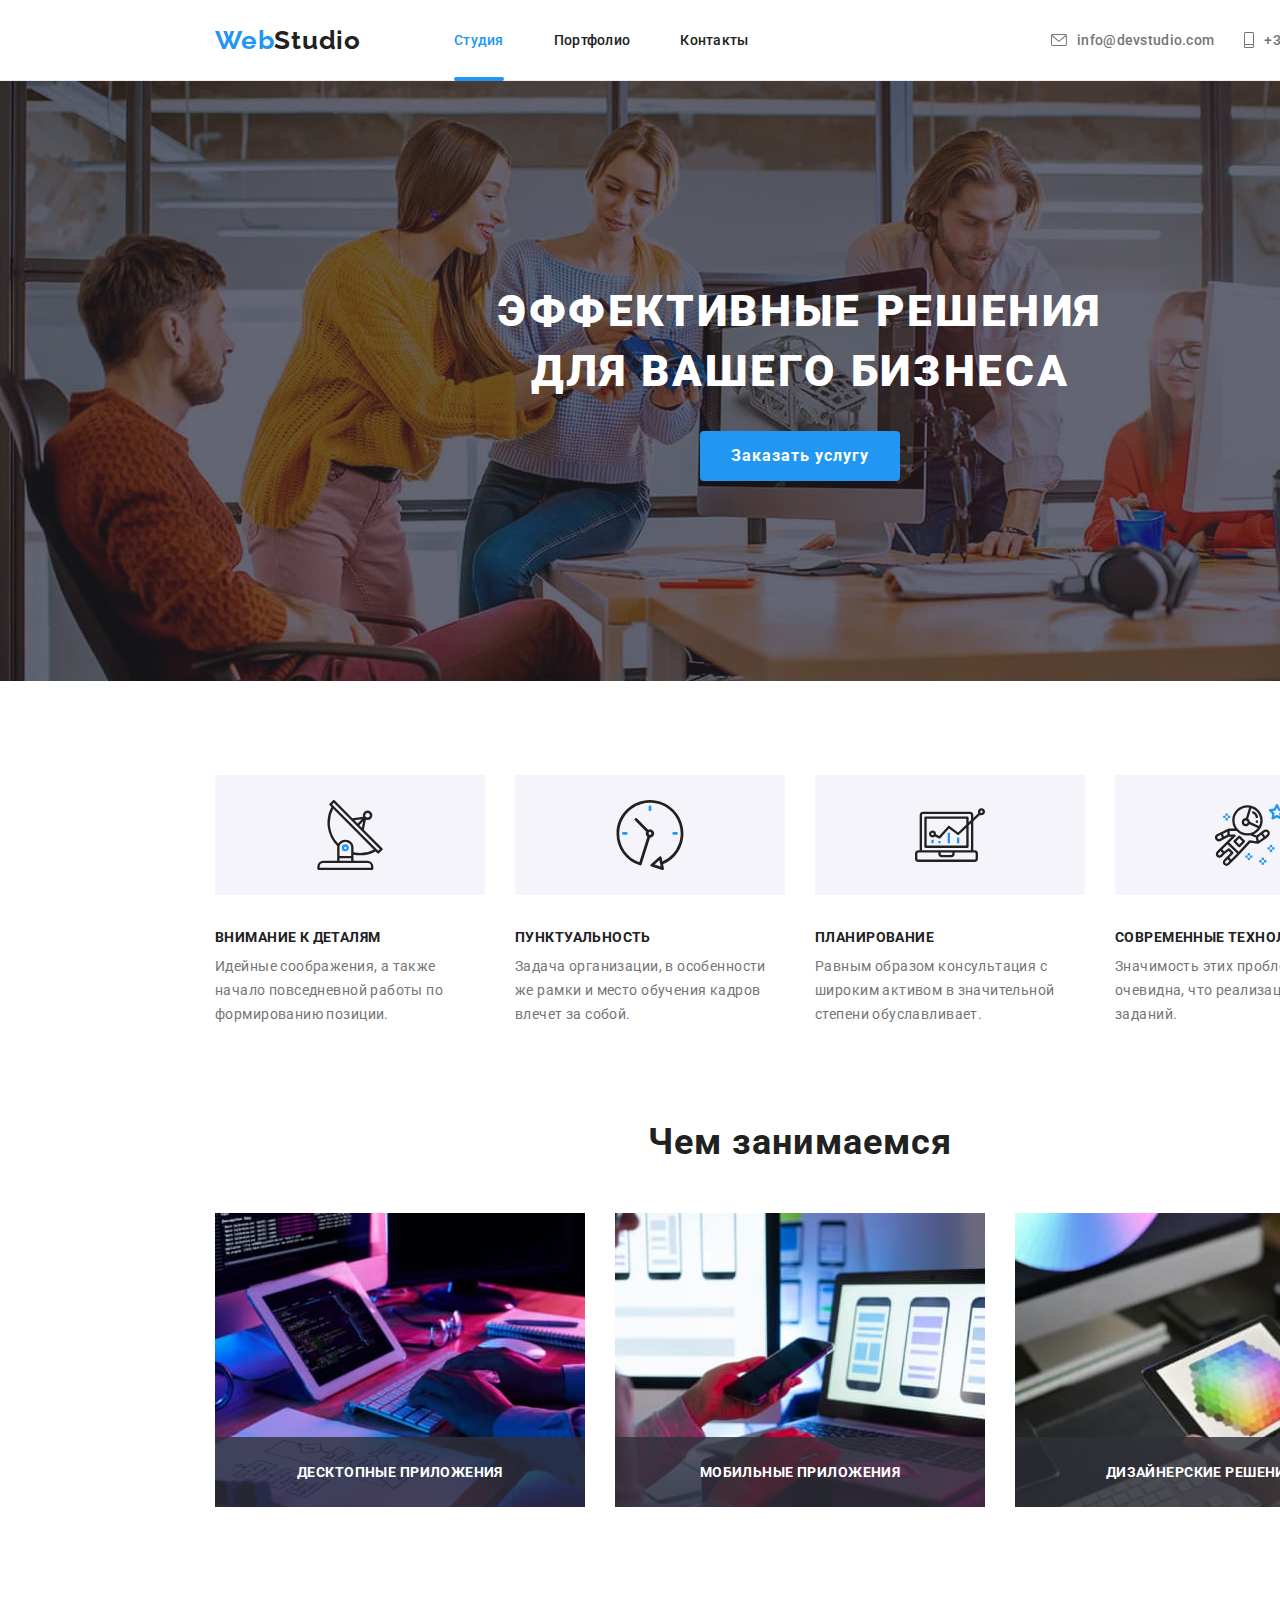
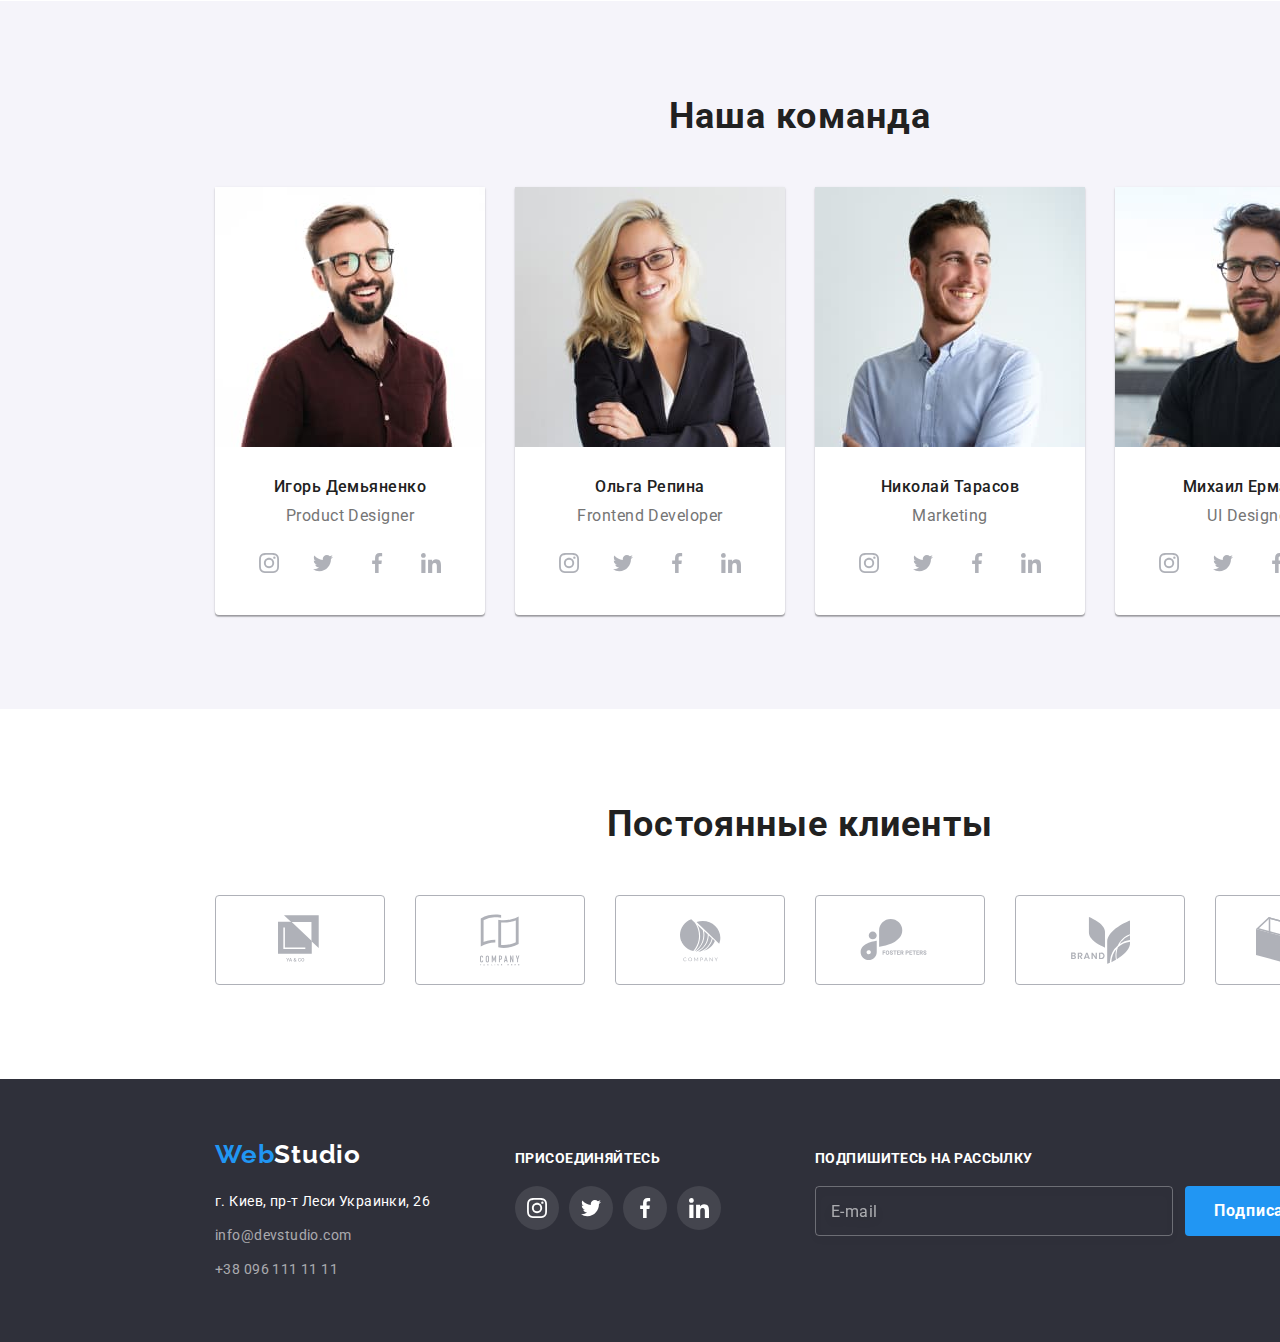
<file: index.html>
<!DOCTYPE html>
<html lang="ru">
  <head>
    <meta charset="UTF-8" />
    <meta name="viewport" content="width=device-width, initial-scale=1.0" />
    <title>Студия</title>
    <link
      rel="stylesheet"
      href="https://cdnjs.cloudflare.com/ajax/libs/modern-normalize/1.0.0/modern-normalize.css"
    />
    <link
      href="https://fonts.googleapis.com/css2?family=Raleway:wght@700&family=Roboto:wght@400;500;700;900&display=swap"
      rel="stylesheet"
    />
    <link rel="stylesheet" href="./css/main.min.css" />
  </head>
  <body>
    <header class="header">
      <div class="container header__wrapper">
        <a class="logo link" href="./index.html">
          <span class="logo__text">Web</span>Studio
        </a>
        <nav class="navigation">
          <ul class="navigation__list list">
            <li class="navigation__item">
              <a
                class="navigation__link navigation__link--current link"
                href="./index.html"
                >Студия</a
              >
            </li>
            <li class="navigation__item">
              <a class="navigation__link link" href="./portfolio.html"
                >Портфолио</a
              >
            </li>
            <li class="navigation__item">
              <a class="navigation__link link" href="">Контакты</a>
            </li>
          </ul>
        </nav>
        <address class="address">
          <ul class="address__list list">
            <li class="address__item">
              <a class="contact link" href="mailto:info@devstudio.com">
                <svg class="contact__icon" width="16" height="12">
                  <use href="./images/sprite.svg#icon-envelope"></use>
                </svg>
                info@devstudio.com</a
              >
            </li>
            <li class="address__item">
              <a class="contact link" href="tel:+380961111111">
                <svg class="contact__icon" width="10" height="16">
                  <use href="./images/sprite.svg#icon-phone"></use>
                </svg>
                +38 096 111 11 11</a
              >
            </li>
          </ul>
        </address>
      </div>
    </header>
    <main>
      <!--Hero-->
      <section class="hero">
        <div class="container hero__wrapper">
          <h1 class="hero__title">Эффективные решения для вашего бизнеса</h1>
          <button data-modal-open class="button" type="button">
            Заказать услугу
          </button>
        </div>
      </section>
      <!--Features-->
      <section class="features">
        <h2 class="features__title visually-hidden">Особенности</h2>
        <ul class="features__list list container">
          <li class="features__item">
            <svg class="features__icon" width="270" height="120">
              <use href="./images/sprite.svg#icon-antenna"></use>
            </svg>
            <h3 class="features__subtitle">Внимание к деталям</h3>
            <p class="features__description">
              Идейные соображения, а также начало повседневной работы по
              формированию позиции.
            </p>
          </li>
          <li class="features__item">
            <svg class="features__icon" width="270" height="120">
              <use href="./images/sprite.svg#icon-clock"></use>
            </svg>
            <h3 class="features__subtitle">Пунктуальность</h3>
            <p class="features__description">
              Задача организации, в особенности же рамки и место обучения кадров
              влечет за собой.
            </p>
          </li>
          <li class="features__item">
            <svg class="features__icon" width="270" height="120">
              <use href="./images/sprite.svg#icon-diagram"></use>
            </svg>
            <h3 class="features__subtitle">Планирование</h3>
            <p class="features__description">
              Равным образом консультация с широким активом в значительной
              степени обуславливает.
            </p>
          </li>
          <li class="features__item">
            <svg class="features__icon" width="270" height="120">
              <use href="./images/sprite.svg#icon-astronaut"></use>
            </svg>
            <h3 class="features__subtitle">Современные технологии</h3>
            <p class="features__description">
              Значимость этих проблем настолько очевидна, что реализация
              плановых заданий.
            </p>
          </li>
        </ul>
      </section>
      <!--Services-->
      <section class="services">
        <div class="container services__wrapper">
          <h2 class="title services__title">Чем занимаемся</h2>
          <ul class="services__list list">
            <li class="services__item">
              <img
                class="services__img"
                src="./images/mainpage/services/service1.jpg"
                alt="человек пишет код на компьютере"
                width="370"
                height="294"
              />
              <p class="services__subtitle">Десктопные приложения</p>
            </li>
            <li class="services__item">
              <img
                class="services__img"
                src="./images/mainpage/services/service2.jpg"
                alt="человек сморит на ноутбуке дизайны мобильных приложений и держит смартфон в руках"
                width="370"
                height="294"
              />
              <p class="services__subtitle">Мобильные приложения</p>
            </li>
            <li class="services__item">
              <img
                class="services__img"
                src="./images/mainpage/services/service3.jpg"
                alt="руки человека держат планшет с изображением палитры цветов"
                width="370"
                height="294"
              />
              <p class="services__subtitle">Дизайнерские решения</p>
            </li>
          </ul>
        </div>
      </section>
      <!--Our Team-->
      <section class="team">
        <div class="container">
          <h2 class="team__title title">Наша команда</h2>
          <ul class="team__list list">
            <li class="team__item">
              <img
                class="team__img"
                src="./images/mainpage/team/team-member1.jpg"
                alt="мужчина в очках и коричневой ребашке улыбаеться"
                width="270"
                height="260"
              />
              <h3 class="team__subtitle">Игорь Демьяненко</h3>
              <p class="team__description" lang="en">Product Designer</p>
              <ul class="social-links list">
                <li class="social-links__item">
                  <a
                    class="social-links__link link"
                    href=""
                    aria-label="instagram"
                  >
                    <svg class="social-links__icon" width="20" height="20">
                      <use href="./images/sprite.svg#icon-instagram"></use>
                    </svg>
                  </a>
                </li>
                <li class="social-links__item">
                  <a
                    class="social-links__link link"
                    href=""
                    aria-label="twitter"
                  >
                    <svg class="social-links__icon" width="20" height="20">
                      <use href="./images/sprite.svg#icon-twitter"></use>
                    </svg>
                  </a>
                </li>
                <li class="social-links__item">
                  <a
                    class="social-links__link link"
                    href=""
                    aria-label="facebook"
                  >
                    <svg class="social-links__icon" width="20" height="20">
                      <use href="./images/sprite.svg#icon-facebook"></use>
                    </svg>
                  </a>
                </li>
                <li class="social-links__item">
                  <a
                    class="social-links__link link"
                    href=""
                    aria-label="linkedin"
                  >
                    <svg class="social-links__icon" width="20" height="20">
                      <use href="./images/sprite.svg#icon-linkedin"></use>
                    </svg>
                  </a>
                </li>
              </ul>
            </li>
            <li class="team__item">
              <img
                class="team__img"
                src="./images/mainpage/team/team-member2.jpg"
                alt="женщина в очках и черном педжаке улыбаеться"
                width="270"
                height="260"
              />
              <h3 class="team__subtitle">Ольга Репина</h3>
              <p class="team__description" lang="en">Frontend Developer</p>
              <ul class="social-links list">
                <li class="social-links__item">
                  <a
                    class="social-links__link link"
                    href=""
                    aria-label="instagram"
                  >
                    <svg class="social-links__icon" width="20" height="20">
                      <use href="./images/sprite.svg#icon-instagram"></use>
                    </svg>
                  </a>
                </li>
                <li class="social-links__item">
                  <a
                    class="social-links__link link"
                    href=""
                    aria-label="twitter"
                  >
                    <svg class="social-links__icon" width="20" height="20">
                      <use href="./images/sprite.svg#icon-twitter"></use>
                    </svg>
                  </a>
                </li>
                <li class="social-links__item">
                  <a
                    class="social-links__link link"
                    href=""
                    aria-label="facebook"
                  >
                    <svg class="social-links__icon" width="20" height="20">
                      <use href="./images/sprite.svg#icon-facebook"></use>
                    </svg>
                  </a>
                </li>
                <li class="social-links__item">
                  <a
                    class="social-links__link link"
                    href=""
                    aria-label="linkedin"
                  >
                    <svg class="social-links__icon" width="20" height="20">
                      <use href="./images/sprite.svg#icon-linkedin"></use>
                    </svg>
                  </a>
                </li>
              </ul>
            </li>
            <li class="team__item">
              <img
                class="team__img"
                src="./images/mainpage/team/team-member3.jpg"
                alt="мужчина в белой ребашке улыбаеться"
                width="270"
                height="260"
              />
              <h3 class="team__subtitle">Николай Тарасов</h3>
              <p class="team__description" lang="en">Marketing</p>
              <ul class="social-links list">
                <li class="social-links__item">
                  <a
                    class="social-links__link link"
                    href=""
                    aria-label="instagram"
                  >
                    <svg class="social-links__icon" width="20" height="20">
                      <use href="./images/sprite.svg#icon-instagram"></use>
                    </svg>
                  </a>
                </li>
                <li class="social-links__item">
                  <a
                    class="social-links__link link"
                    href=""
                    aria-label="twitter"
                  >
                    <svg class="social-links__icon" width="20" height="20">
                      <use href="./images/sprite.svg#icon-twitter"></use>
                    </svg>
                  </a>
                </li>
                <li class="social-links__item">
                  <a
                    class="social-links__link link"
                    href=""
                    aria-label="facebook"
                  >
                    <svg class="social-links__icon" width="20" height="20">
                      <use href="./images/sprite.svg#icon-facebook"></use>
                    </svg>
                  </a>
                </li>
                <li class="social-links__item">
                  <a
                    class="social-links__link link"
                    href=""
                    aria-label="linkedin"
                  >
                    <svg class="social-links__icon" width="20" height="20">
                      <use href="./images/sprite.svg#icon-linkedin"></use>
                    </svg>
                  </a>
                </li>
              </ul>
            </li>
            <li class="team__item">
              <img
                class="team__img"
                src="./images/mainpage/team/team-member4.jpg"
                alt="мужчина в очках и черной футболке улыбаеться"
                width="270"
                height="260"
              />
              <h3 class="team__subtitle">Михаил Ермаков</h3>
              <p class="team__description" lang="en">UI Designer</p>
              <ul class="social-links list">
                <li class="social-links__item">
                  <a
                    class="social-links__link link"
                    href=""
                    aria-label="instagram"
                  >
                    <svg class="social-links__icon" width="20" height="20">
                      <use href="./images/sprite.svg#icon-instagram"></use>
                    </svg>
                  </a>
                </li>
                <li class="social-links__item">
                  <a
                    class="social-links__link link"
                    href=""
                    aria-label="twitter"
                  >
                    <svg class="social-links__icon" width="20" height="20">
                      <use href="./images/sprite.svg#icon-twitter"></use>
                    </svg>
                  </a>
                </li>
                <li class="social-links__item">
                  <a
                    class="social-links__link link"
                    href=""
                    aria-label="facebook"
                  >
                    <svg class="social-links__icon" width="20" height="20">
                      <use href="./images/sprite.svg#icon-facebook"></use>
                    </svg>
                  </a>
                </li>
                <li class="social-links__item">
                  <a
                    class="social-links__link link"
                    href=""
                    aria-label="linkedin"
                  >
                    <svg class="social-links__icon" width="20" height="20">
                      <use href="./images/sprite.svg#icon-linkedin"></use>
                    </svg>
                  </a>
                </li>
              </ul>
            </li>
          </ul>
        </div>
      </section>
      <!-- Our clients -->
      <section class="clients">
        <div class="container">
          <h2 class="title clients__title">Постоянные клиенты</h2>
          <ul class="clients__list list">
            <li class="clients__item">
              <a class="clients__link" href="">
                <svg class="clients__img" width="45" height="50">
                  <use href="./images/sprite.svg#icon-logo-1"></use>
                </svg>
              </a>
            </li>
            <li class="clients__item">
              <a class="clients__link" href="">
                <svg class="clients__img" width="40" height="52">
                  <use href="./images/sprite.svg#icon-logo-2"></use>
                </svg>
              </a>
            </li>
            <li class="clients__item">
              <a class="clients__link" href="">
                <svg class="clients__img" width="41" height="43">
                  <use href="./images/sprite.svg#icon-logo-3"></use>
                </svg>
              </a>
            </li>
            <li class="clients__item">
              <a class="clients__link" href="">
                <svg class="clients__img" width="80" height="42">
                  <use href="./images/sprite.svg#icon-logo-4"></use>
                </svg>
              </a>
            </li>
            <li class="clients__item">
              <a class="clients__link" href="">
                <svg class="clients__img" width="59" height="47">
                  <use href="./images/sprite.svg#icon-logo-5"></use>
                </svg>
              </a>
            </li>
            <li class="clients__item">
              <a class="clients__link" href="">
                <svg class="clients__img" width="89" height="46">
                  <use href="./images/sprite.svg#icon-logo-6"></use>
                </svg>
              </a>
            </li>
          </ul>
        </div>
      </section>
    </main>

    <footer class="footer">
      <div class="container footer__wrapper">
        <div class="footer__address-wrapper">
          <a class="logo logo--dark-theme link" href="./index.html">
            <span class="logo__text">Web</span>Studio
          </a>
          <address class="footer-address">
            <ul class="footer-address__list list">
              <li class="footer-address__item">
                <a
                  class="footer__map link"
                  href="https://www.google.com/maps/place/бул.+Леси+Украинки,+26,+Киев,+02000"
                  target="_blank"
                  >г. Киев, пр-т Леси Украинки, 26
                </a>
              </li>
              <li class="footer-address__item">
                <a class="footer__mail link" href="mailto:info@devstudio.com"
                  >info@devstudio.com</a
                >
              </li>
              <li class="footer-address__item">
                <a class="footer__tel link" href="tel:+380961111111"
                  >+38 096 111 11 11</a
                >
              </li>
            </ul>
          </address>
        </div>
        <div class="footer-social-links">
          <p class="footer-social-links__title">присоединяйтесь</p>
          <ul class="social-links list">
            <li class="social-links__item social-links__item--dark-theme">
              <a class="social-links__link link" href="" aria-label="instagram">
                <svg
                  class="social-links__icon social-links__icon--dark-theme"
                  width="20"
                  height="20"
                >
                  <use href="./images/sprite.svg#icon-instagram"></use>
                </svg>
              </a>
            </li>
            <li class="social-links__item social-links__item--dark-theme">
              <a class="social-links__link link" href="" aria-label="twitter">
                <svg
                  class="social-links__icon social-links__icon--dark-theme"
                  width="20"
                  height="20"
                >
                  <use href="./images/sprite.svg#icon-twitter"></use>
                </svg>
              </a>
            </li>
            <li class="social-links__item social-links__item--dark-theme">
              <a class="social-links__link link" href="" aria-label="facebook">
                <svg
                  class="social-links__icon social-links__icon--dark-theme"
                  width="20"
                  height="20"
                >
                  <use href="./images/sprite.svg#icon-facebook"></use>
                </svg>
              </a>
            </li>
            <li class="social-links__item social-links__item--dark-theme">
              <a class="social-links__link link" href="" aria-label="linkedin">
                <svg
                  class="social-links__icon social-links__icon--dark-theme"
                  width="20"
                  height="20"
                >
                  <use href="./images/sprite.svg#icon-linkedin"></use>
                </svg>
              </a>
            </li>
          </ul>
        </div>
        <form class="subscribe-form">
          <p class="subscribe-form__title">Подпишитесь на рассылку</p>
          <input
            class="subscribe-form__input"
            type="email"
            name="email"
            placeholder="E-mail"
            autocomplete="off"
          />
          <button class="button" type="submit">
            Подписаться
            <svg class="button__icon" width="24" height="24">
              <use href="./images/sprite.svg#icon-send"></use>
            </svg>
          </button>
        </form>
      </div>
    </footer>
    <!-- Modal window -->
    <div data-modal class="backdrop is-hidden">
      <div class="modal-window">
        <button data-modal-close class="close-btn" type="button">
          <svg class="close-btn__icon" width="11" height="11">
            <use href="./images/sprite.svg#close-button"></use>
          </svg>
        </button>

        <form action="#" class="modal-form">
          <h2 class="modal-form__title">
            Оставьте свои данные, мы вам перезвоним
          </h2>
          <label class="modal-field"
            >Имя
            <span class="modal-field__wrapper">
              <input
                type="text"
                name="user-name"
                class="modal-field__input"
                autocomplete="off"
              />
              <svg class="modal-field__icon" width="18" height="18">
                <use href="./images/sprite.svg#icon-person"></use>
              </svg>
            </span>
          </label>

          <label class="modal-field"
            >Телефон
            <span class="modal-field__wrapper">
              <input
                type="tel"
                name="user-phone"
                class="modal-field__input"
                autocomplete="off"
              />
              <svg class="modal-field__icon" width="18" height="18">
                <use href="./images/sprite.svg#icon-handset"></use>
              </svg>
            </span>
          </label>

          <label class="modal-field"
            >Почта
            <span class="modal-field__wrapper">
              <input
                type="email"
                name="user-email"
                class="modal-field__input"
                autocomplete="off"
              />
              <svg class="modal-field__icon" width="18" height="18">
                <use href="./images/sprite.svg#icon-envelope-filled"></use>
              </svg>
            </span>
          </label>

          <label class="modal-form__textarea-label" for="message"
            >Комментарий
          </label>
          <textarea
            name="message"
            id="message"
            autocomplete="off"
            class="modal-form__textarea"
            placeholder="Введите текст"
          ></textarea>

          <label class="checkbox">
            <input
              type="checkbox"
              name="user-policy"
              value="accept-policy"
              class="checkbox__input visually-hidden"
            />
            <span class="checkbox__icon"></span>
            <span class="checkbox__description"
              >Соглашаюсь с рассылкой и принимаю
              <a class="checkbox__link" href="./index.html"
                >Условия договора</a
              ></span
            >
          </label>

          <button class="modal-form__btn" type="submit">Отправить</button>
        </form>
      </div>
    </div>

    <script src="./js/scripts.js"></script>
  </body>
</html>
</file>
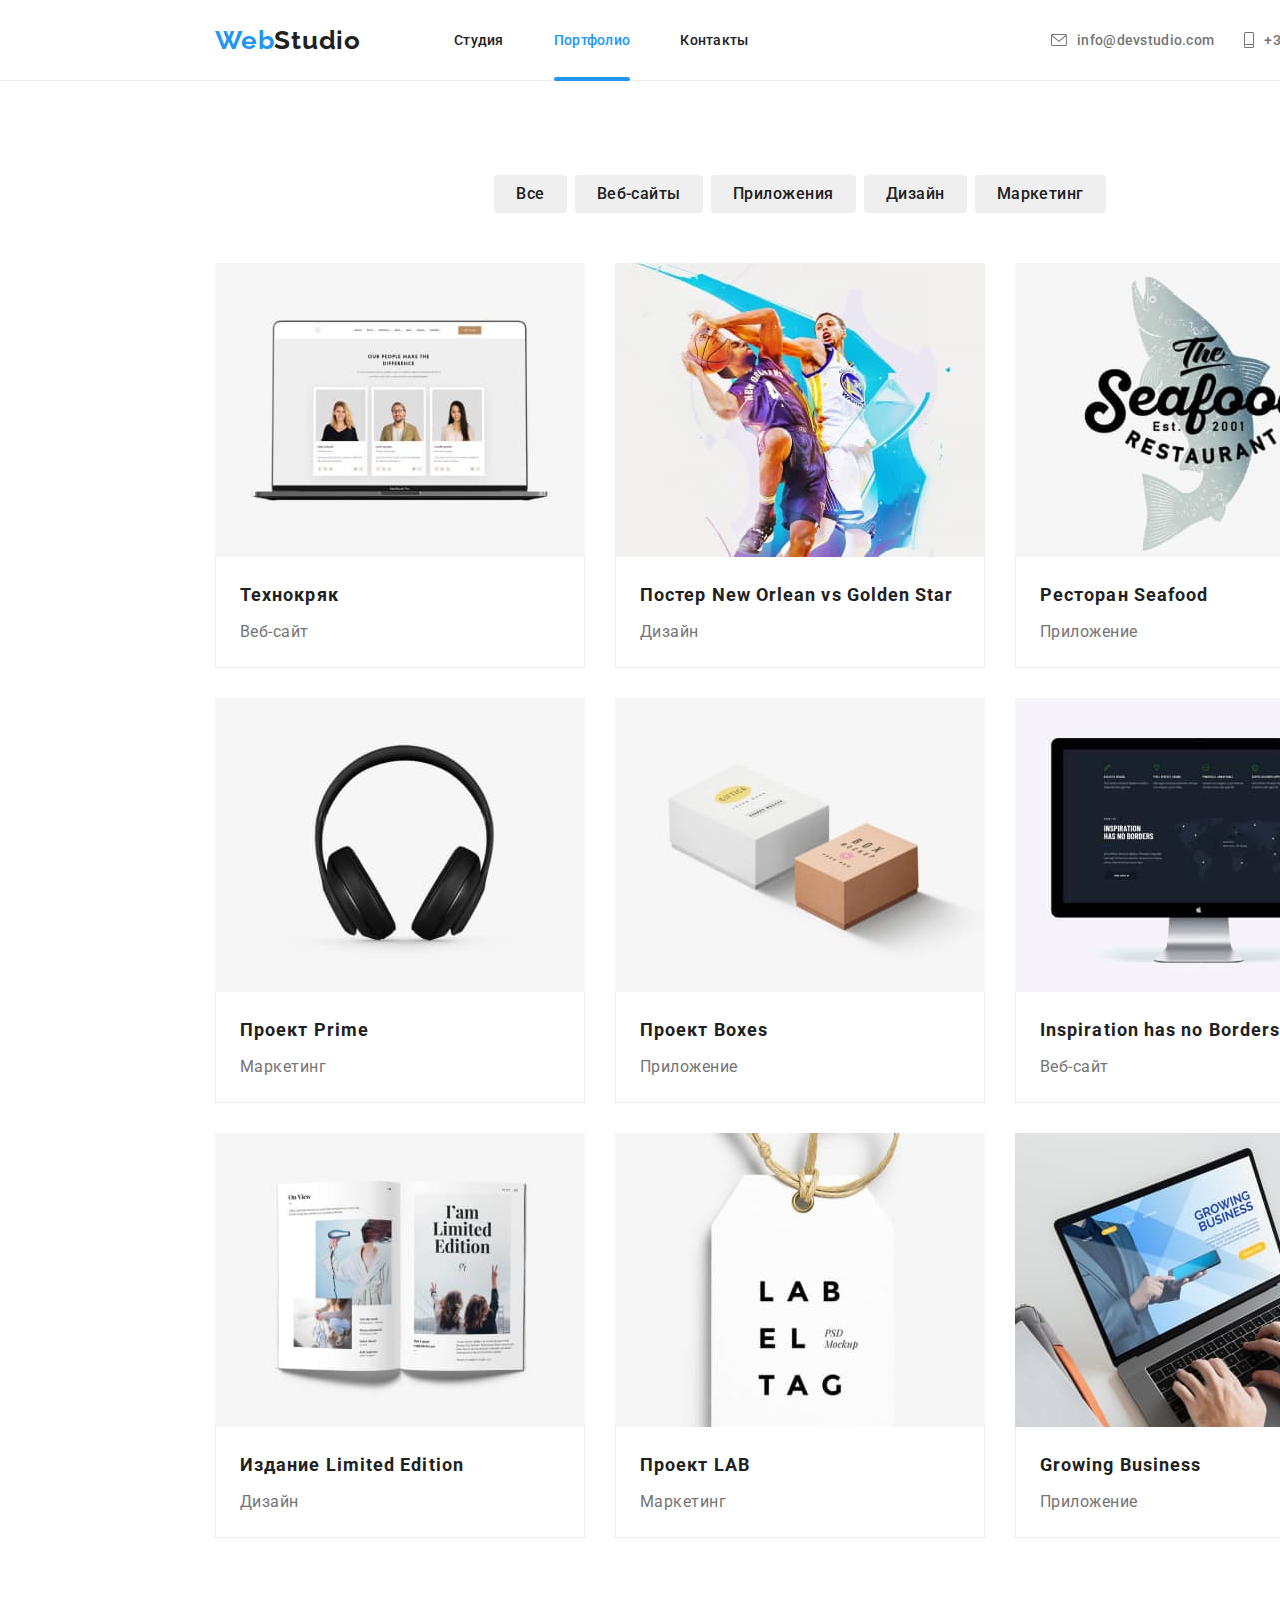
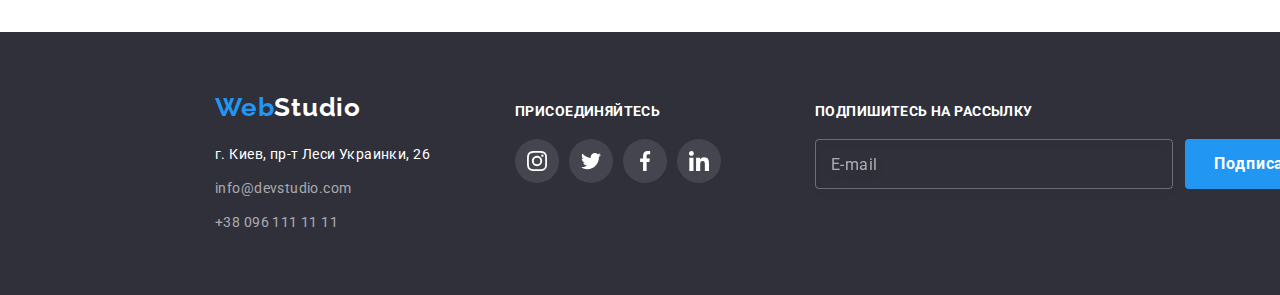
<file: portfolio.html>
<!DOCTYPE html>
<html lang="ru">
  <head>
    <meta charset="UTF-8" />
    <meta name="viewport" content="width=device-width, initial-scale=1.0" />
    <title>Портфолио</title>
    <link
      rel="stylesheet"
      href="https://cdnjs.cloudflare.com/ajax/libs/modern-normalize/1.0.0/modern-normalize.css"
    />
    <link
      href="https://fonts.googleapis.com/css2?family=Raleway:wght@700&family=Roboto:wght@400;500;700;900&display=swap"
      rel="stylesheet"
    />
    <link rel="stylesheet" href="./css/portfolio.min.css" />
  </head>
  <body>
    <!-- Header -->
    <header class="header">
      <div class="container header__wrapper">
        <a class="logo link" href="./index.html">
          <span class="logo__text">Web</span>Studio
        </a>
        <nav class="navigation">
          <ul class="navigation__list list">
            <li class="navigation__item">
              <a class="navigation__link link" href="./index.html">Студия</a>
            </li>
            <li class="navigation__item">
              <a
                class="navigation__link navigation__link--current link"
                href="./portfolio.html"
                >Портфолио</a
              >
            </li>
            <li class="navigation__item">
              <a class="navigation__link link" href="">Контакты</a>
            </li>
          </ul>
        </nav>
        <address class="address">
          <ul class="address__list list">
            <li class="address__item">
              <a class="contact link" href="mailto:info@devstudio.com">
                <svg class="contact__icon" width="16" height="12">
                  <use href="./images/sprite.svg#icon-envelope"></use>
                </svg>
                info@devstudio.com</a
              >
            </li>
            <li class="address__item">
              <a class="contact link" href="tel:+380961111111">
                <svg class="contact__icon" width="10" height="16">
                  <use href="./images/sprite.svg#icon-phone"></use>
                </svg>
                +38 096 111 11 11</a
              >
            </li>
          </ul>
        </address>
      </div>
    </header>
    <main>
      <!-- Projects portfolio -->
      <section class="portfolio">
        <div class="portfolio-wrapper container">
          <h1 class="portfolio-title visually-hidden">Портфолио работ</h1>
          <!-- Filter buttons -->
          <ul class="filter-buttons list">
            <li class="filter-buttons__item">
              <button class="filter-btn" type="button">Все</button>
            </li>
            <li class="filter-buttons__item">
              <button class="filter-btn" type="button">Веб-сайты</button>
            </li>
            <li class="filter-buttons__item">
              <button class="filter-btn" type="button">Приложения</button>
            </li>
            <li class="filter-buttons__item">
              <button class="filter-btn" type="button">Дизайн</button>
            </li>
            <li class="filter-buttons__item">
              <button class="filter-btn" type="button">Маркетинг</button>
            </li>
          </ul>
          <!-- Projects Gallery -->
          <ul class="gallery list">
            <li class="project-card">
              <a class="project-card__link link" href="">
                <div class="project-card__overlay">
                  <img
                    class="project-card__img"
                    src="./images/portfoliopage/project1.jpg"
                    alt="ноутбук с тремя фото членов команды"
                    width="370"
                    height="294"
                  />
                  <p class="project-card__description">
                    Технокряк это современная площадка распространения
                    коронавируса. Компании используют эту платформу для
                    цифрового шпионажа и атак на защищённые сервера конкурентов.
                  </p>
                </div>
                <div class="project-card__meta">
                  <h2 class="project-card__title">Технокряк</h2>
                  <h3 class="project-card__subtitle">Веб-сайт</h3>
                </div>
              </a>
            </li>
            <li class="project-card">
              <a class="project-card__link link" href="">
                <div class="project-card__overlay">
                  <img
                    class="project-card__img"
                    src="./images/portfoliopage/project2.jpg"
                    alt="ноутбук с тремя фото членов команды"
                    width="370"
                    height="294"
                  />
                  <p class="project-card__description">
                    Технокряк это современная площадка распространения
                    коронавируса. Компании используют эту платформу для
                    цифрового шпионажа и атак на защищённые сервера конкурентов.
                  </p>
                </div>
                <div class="project-card__meta">
                  <h2 class="project-card__title">
                    Постер <span lang="en">New Orlean vs Golden Star</span>
                  </h2>
                  <h3 class="project-card__subtitle">Дизайн</h3>
                </div>
              </a>
            </li>
            <li class="project-card">
              <a class="project-card__link link" href="">
                <div class="project-card__overlay">
                  <img
                    class="project-card__img"
                    src="./images/portfoliopage/project3.jpg"
                    alt="ноутбук с тремя фото членов команды"
                    width="370"
                    height="294"
                  />
                  <p class="project-card__description">
                    Технокряк это современная площадка распространения
                    коронавируса. Компании используют эту платформу для
                    цифрового шпионажа и атак на защищённые сервера конкурентов.
                  </p>
                </div>
                <div class="project-card__meta">
                  <h2 class="project-card__title">
                    Ресторан <span lang="en">Seafood</span>
                  </h2>
                  <h3 class="project-card__subtitle">Приложение</h3>
                </div>
              </a>
            </li>
            <li class="project-card">
              <a class="project-card__link link" href="">
                <div class="project-card__overlay">
                  <img
                    class="project-card__img"
                    src="./images/portfoliopage/project4.jpg"
                    alt="ноутбук с тремя фото членов команды"
                    width="370"
                    height="294"
                  />
                  <p class="project-card__description">
                    Технокряк это современная площадка распространения
                    коронавируса. Компании используют эту платформу для
                    цифрового шпионажа и атак на защищённые сервера конкурентов.
                  </p>
                </div>
                <div class="project-card__meta">
                  <h2 class="project-card__title">
                    Проект <span lang="en">Prime</span>
                  </h2>
                  <h3 class="project-card__subtitle">Маркетинг</h3>
                </div>
              </a>
            </li>
            <li class="project-card">
              <a class="project-card__link link" href="">
                <div class="project-card__overlay">
                  <img
                    class="project-card__img"
                    src="./images/portfoliopage/project5.jpg"
                    alt="ноутбук с тремя фото членов команды"
                    width="370"
                    height="294"
                  />
                  <p class="project-card__description">
                    Технокряк это современная площадка распространения
                    коронавируса. Компании используют эту платформу для
                    цифрового шпионажа и атак на защищённые сервера конкурентов.
                  </p>
                </div>
                <div class="project-card__meta">
                  <h2 class="project-card__title">
                    Проект <span lang="en">Boxes</span>
                  </h2>
                  <h3 class="project-card__subtitle">Приложение</h3>
                </div>
              </a>
            </li>
            <li class="project-card">
              <a class="project-card__link link" href="">
                <div class="project-card__overlay">
                  <img
                    class="project-card__img"
                    src="./images/portfoliopage/project6.jpg"
                    alt="ноутбук с тремя фото членов команды"
                    width="370"
                    height="294"
                  />
                  <p class="project-card__description">
                    Технокряк это современная площадка распространения
                    коронавируса. Компании используют эту платформу для
                    цифрового шпионажа и атак на защищённые сервера конкурентов.
                  </p>
                </div>
                <div class="project-card__meta">
                  <h2 class="project-card__title" lang="en">
                    Inspiration has no Borders
                  </h2>
                  <h3 class="project-card__subtitle">Веб-сайт</h3>
                </div>
              </a>
            </li>
            <li class="project-card">
              <a class="project-card__link link" href="">
                <div class="project-card__overlay">
                  <img
                    class="project-card__img"
                    src="./images/portfoliopage/project7.jpg"
                    alt="ноутбук с тремя фото членов команды"
                    width="370"
                    height="294"
                  />
                  <p class="project-card__description">
                    Технокряк это современная площадка распространения
                    коронавируса. Компании используют эту платформу для
                    цифрового шпионажа и атак на защищённые сервера конкурентов.
                  </p>
                </div>
                <div class="project-card__meta">
                  <h2 class="project-card__title">
                    Издание <span lang="en">Limited Edition</span>
                  </h2>
                  <h3 class="project-card__subtitle">Дизайн</h3>
                </div>
              </a>
            </li>
            <li class="project-card">
              <a class="project-card__link link" href="">
                <div class="project-card__overlay">
                  <img
                    class="project-card__img"
                    src="./images/portfoliopage/project8.jpg"
                    alt="ноутбук с тремя фото членов команды"
                    width="370"
                    height="294"
                  />
                  <p class="project-card__description">
                    Технокряк это современная площадка распространения
                    коронавируса. Компании используют эту платформу для
                    цифрового шпионажа и атак на защищённые сервера конкурентов.
                  </p>
                </div>
                <div class="project-card__meta">
                  <h2 class="project-card__title">
                    Проект <span lang="en">LAB</span>
                  </h2>
                  <h3 class="project-card__subtitle">Маркетинг</h3>
                </div>
              </a>
            </li>
            <li class="project-card">
              <a class="project-card__link link" href="">
                <div class="project-card__overlay">
                  <img
                    class="project-card__img"
                    src="./images/portfoliopage/project9.jpg"
                    alt="ноутбук с тремя фото членов команды"
                    width="370"
                    height="294"
                  />
                  <p class="project-card__description">
                    Технокряк это современная площадка распространения
                    коронавируса. Компании используют эту платформу для
                    цифрового шпионажа и атак на защищённые сервера конкурентов.
                  </p>
                </div>
                <div class="project-card__meta">
                  <h2 class="project-card__title" lang="en">
                    Growing Business
                  </h2>
                  <h3 class="project-card__subtitle">Приложение</h3>
                </div>
              </a>
            </li>
          </ul>
        </div>
      </section>
    </main>

    <!-- Footer -->
    <footer class="footer">
      <div class="container footer__wrapper">
        <div class="footer__address-wrapper">
          <a class="logo logo--dark-theme link" href="./index.html">
            <span class="logo__text">Web</span>Studio
          </a>
          <address class="footer-address">
            <ul class="footer-address__list list">
              <li class="footer-address__item">
                <a
                  class="footer__map link"
                  href="https://www.google.com/maps/place/бул.+Леси+Украинки,+26,+Киев,+02000"
                  target="_blank"
                  >г. Киев, пр-т Леси Украинки, 26
                </a>
              </li>
              <li class="footer-address__item">
                <a class="footer__mail link" href="mailto:info@devstudio.com"
                  >info@devstudio.com</a
                >
              </li>
              <li class="footer-address__item">
                <a class="footer__tel link" href="tel:+380961111111"
                  >+38 096 111 11 11</a
                >
              </li>
            </ul>
          </address>
        </div>
        <div class="footer-social-links">
          <p class="footer-social-links__title">присоединяйтесь</p>
          <ul class="social-links list">
            <li class="social-links__item social-links__item--dark-theme">
              <a class="social-links__link link" href="" aria-label="instagram">
                <svg
                  class="social-links__icon social-links__icon--dark-theme"
                  width="20"
                  height="20"
                >
                  <use href="./images/sprite.svg#icon-instagram"></use>
                </svg>
              </a>
            </li>
            <li class="social-links__item social-links__item--dark-theme">
              <a class="social-links__link link" href="" aria-label="twitter">
                <svg
                  class="social-links__icon social-links__icon--dark-theme"
                  width="20"
                  height="20"
                >
                  <use href="./images/sprite.svg#icon-twitter"></use>
                </svg>
              </a>
            </li>
            <li class="social-links__item social-links__item--dark-theme">
              <a class="social-links__link link" href="" aria-label="facebook">
                <svg
                  class="social-links__icon social-links__icon--dark-theme"
                  width="20"
                  height="20"
                >
                  <use href="./images/sprite.svg#icon-facebook"></use>
                </svg>
              </a>
            </li>
            <li class="social-links__item social-links__item--dark-theme">
              <a class="social-links__link link" href="" aria-label="linkedin">
                <svg
                  class="social-links__icon social-links__icon--dark-theme"
                  width="20"
                  height="20"
                >
                  <use href="./images/sprite.svg#icon-linkedin"></use>
                </svg>
              </a>
            </li>
          </ul>
        </div>
        <form class="subscribe-form">
          <p class="subscribe-form__title">Подпишитесь на рассылку</p>
          <input
            class="subscribe-form__input"
            type="email"
            name="email"
            placeholder="E-mail"
            autocomplete="off"
          />
          <button class="button" type="submit">
            Подписаться
            <svg class="button__icon" width="24" height="24">
              <use href="./images/sprite.svg#icon-send"></use>
            </svg>
          </button>
        </form>
      </div>
    </footer>
  </body>
</html>
</file>
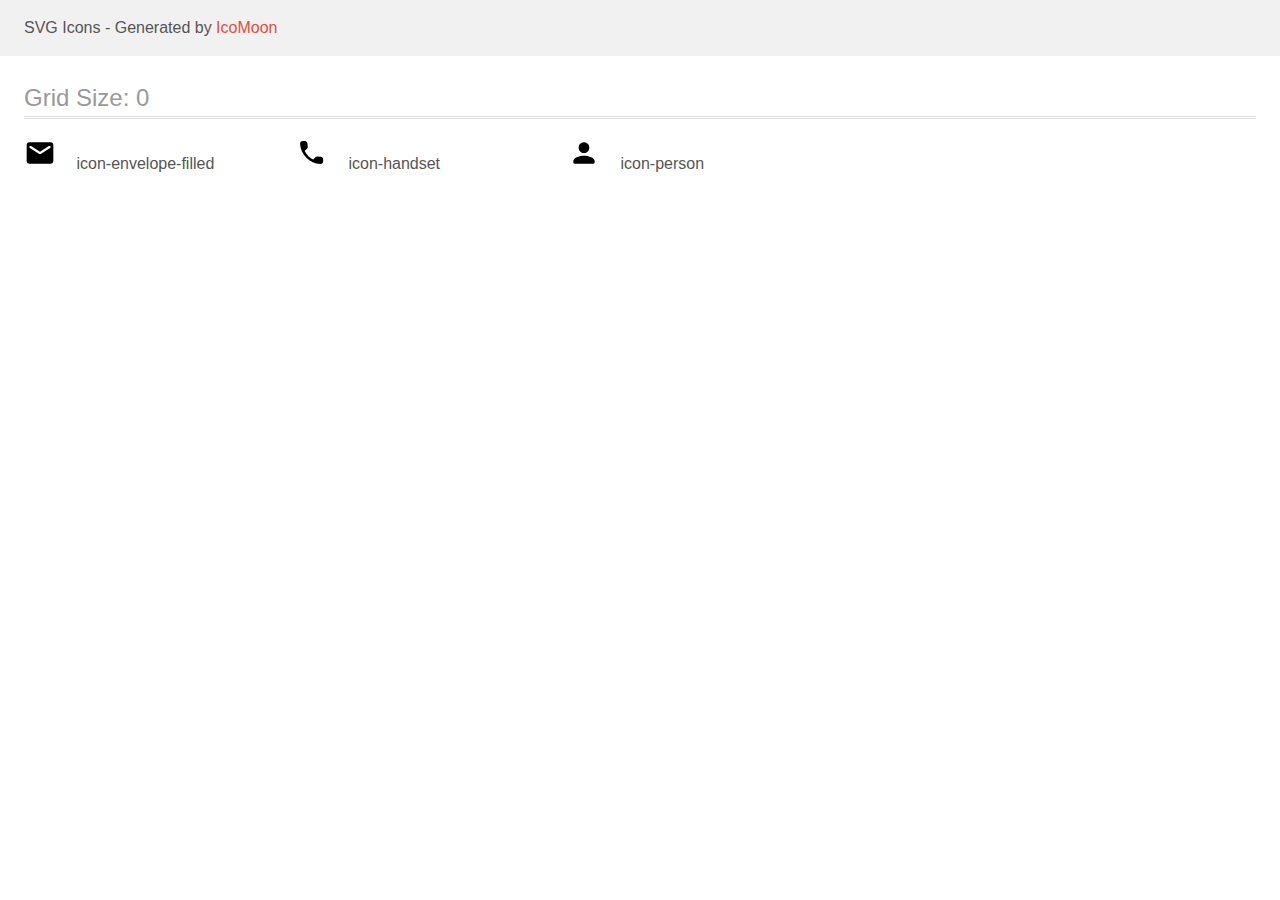
<file: images/icomoon/demo.html>
<!doctype html>
<html>
<head>
    <title>IcoMoon - SVG Icons</title>
    <meta charset="utf-8">
    <meta name="viewport" content="width=device-width, initial-scale=1">
    <link rel="stylesheet" href="demo-files/demo.css">
    <link rel="stylesheet" href="style.css">
</head>
<body>
<svg aria-hidden="true" style="position: absolute; width: 0; height: 0; overflow: hidden;" version="1.1" xmlns="http://www.w3.org/2000/svg" xmlns:xlink="http://www.w3.org/1999/xlink">
<defs>
<symbol id="icon-envelope-filled" viewBox="0 0 32 32">
<path d="M26.667 5.333h-21.333c-1.467 0-2.653 1.2-2.653 2.667l-0.013 16c0 1.467 1.2 2.667 2.667 2.667h21.333c1.467 0 2.667-1.2 2.667-2.667v-16c0-1.467-1.2-2.667-2.667-2.667zM26.133 11l-9.427 5.893c-0.427 0.267-0.987 0.267-1.413 0l-9.427-5.893c-0.333-0.213-0.533-0.573-0.533-0.96 0-0.893 0.973-1.427 1.733-0.96l8.933 5.587 8.933-5.587c0.76-0.467 1.733 0.067 1.733 0.96 0 0.387-0.2 0.747-0.533 0.96z"></path>
</symbol>
<symbol id="icon-handset" viewBox="0 0 32 32">
<path d="M24.882 19.773l-3.268-0.373c-0.785-0.090-1.557 0.18-2.11 0.733l-2.367 2.367c-3.641-1.853-6.626-4.825-8.478-8.478l2.38-2.38c0.553-0.553 0.823-1.325 0.733-2.11l-0.373-3.242c-0.154-1.299-1.248-2.277-2.56-2.277h-2.226c-1.454 0-2.663 1.209-2.573 2.663 0.682 10.987 9.469 19.761 20.443 20.443 1.454 0.090 2.663-1.119 2.663-2.573v-2.226c0.013-1.3-0.965-2.393-2.264-2.547z"></path>
</symbol>
<symbol id="icon-person" viewBox="0 0 32 32">
<path d="M16 16c2.947 0 5.333-2.387 5.333-5.333s-2.387-5.333-5.333-5.333c-2.947 0-5.333 2.387-5.333 5.333s2.387 5.333 5.333 5.333zM16 18.667c-3.56 0-10.667 1.787-10.667 5.333v1.333c0 0.733 0.6 1.333 1.333 1.333h18.667c0.733 0 1.333-0.6 1.333-1.333v-1.333c0-3.547-7.107-5.333-10.667-5.333z"></path>
</symbol>
</defs>
</svg>

<header class="bgc1 clearfix">
<div class="mhl">
    <p>SVG Icons - Generated by <a href="https://icomoon.io/app">IcoMoon</a></p>
</div>
</header>
    <div class="clearfix mhl ptl">
        <h1 class="mvm mtn fgc1">Grid Size: 0</h1>
        <div class="glyph fs1">
            <div class="clearfix pbs">
                <svg class="icon-envelope-filled"><use xlink:href="#icon-envelope-filled"></use></svg><span class="name"> icon-envelope-filled</span>
            </div>
        </div>
        <div class="glyph fs1">
            <div class="clearfix pbs">
                <svg class="icon-handset"><use xlink:href="#icon-handset"></use></svg><span class="name"> icon-handset</span>
            </div>
        </div>
        <div class="glyph fs1">
            <div class="clearfix pbs">
                <svg class="icon-person"><use xlink:href="#icon-person"></use></svg><span class="name"> icon-person</span>
            </div>
        </div>
  </div>
<script defer src="svgxuse.js"></script>
</body>
</html>
</file>
<file: images/icomoon/demo-files/demo.css>
body {
  padding: 0;
  margin: 0;
  font-family: sans-serif;
  font-size: 1em;
  line-height: 1.5;
  color: #555;
  background: #fff;
}
h1 {
  font-size: 1.5em;
  font-weight: normal;
  box-shadow: 0 1px #ddd, 0 2px #fff, 0 3px #ddd;
}
small {
  font-size: .66666667em;
}
a {
  color: #e74c3c;
  text-decoration: none;
}
a:hover, a:focus {
  box-shadow: 0 1px #e74c3c;
}
.bshadow0, input {
  box-shadow: inset 0 -2px #e7e7e7;
}
input:hover {
  box-shadow: inset 0 -2px #ccc;
}
input, fieldset {
  font-size: 1em;
  margin: 0;
  padding: 0;
  border: 0;
}
input {
  color: inherit;
  line-height: 1.5;
  height: 1.5em;
  padding: .25em 0;
}
input:focus {
  outline: none;
  box-shadow: inset 0 -2px #449fdb;
}
.glyph {
  font-size: 16px;
  margin-right: 1.5em;
  float: left;
  width: 7em;
}
svg {
  color: #000;
}
.liga {
  width: 80%;
  width: calc(100% - 2.5em);
}
.talign-right {
  text-align: right;
}
.talign-center {
  text-align: center;
}
.bgc1 {
  background: #f1f1f1;
}
.fgc0 {
  color: #000;
}
.fgc1 {
  color: #999;
}
p {
  margin-top: 1em;
  margin-bottom: 1em;
}
.mvm {
  margin-top: .75em;
  margin-bottom: .75em;
}
.mtn {
  margin-top: 0;
}
.mtl, .mal {
  margin-top: 1.5em;
}
.mbl, .mal {
  margin-bottom: 1.5em;
}
.mal, .mhl {
  margin-left: 1.5em;
  margin-right: 1.5em;
}
.mhmm {
  margin-left: 1em;
  margin-right: 1em;
}
.ptl {
  padding-top: 1.5em;
}
.pbs, .pvs {
  padding-bottom: .25em;
}
.pvs, .pts {
  padding-top: .25em;
}
.unit {
  float: left;
}
.unitRight {
  float: right;
}
.size1of2 {
  width: 50%;
}
.size1of1 {
  width: 100%;
}
.clearfix:before, .clearfix:after {
  content: " ";
  display: table;
}
.clearfix:after {
  clear: both;
}
.hidden-true {
  display: none;
}
.textbox0 {
  width: 3em;
  background: #f1f1f1;
  padding: .25em .5em;
  line-height: 1.5;
  height: 1.5em;
}
.fs0 {
  font-size: 16px;
}
.fs1 {
  font-size: 32px;
}
.name {
  font-size: 0.5em;
  margin-left: 1em;
}
</file>
<file: images/icomoon/style.css>
[class^="icon-"], [class*=" icon-"] {
  display: inline-block;
  width: 1em;
  height: 1em;
  stroke-width: 0;
  stroke: currentColor;
  fill: currentColor;
}

/* ==========================================
Single-colored icons can be modified like so:
.icon-name {
  font-size: 32px;
  color: red;
}
========================================== */
</file>
<file: css/main.min.css>
.visually-hidden{position:absolute;width:1px;height:1px;margin:-1px;border:0;padding:0;clip:rect(0 0 0 0);overflow:hidden}body{font-family:Roboto,sans-serif;font-style:normal;width:1600px;margin:0 auto}.list{margin:0;padding:0;list-style:none}.link{text-decoration:none;display:block;cursor:pointer}.address{font-style:normal}.container{width:1200px;padding-left:15px;padding-right:15px;margin-left:auto;margin-right:auto}.title{font-weight:700;font-size:36px;line-height:1.167;text-align:center;letter-spacing:0.03em;color:#212121}.button{display:flex;justify-content:center;align-items:center;font-weight:700;font-size:16px;line-height:1.875;letter-spacing:0.06em;color:#fff;cursor:pointer;padding:10px;min-width:200px;border-radius:4px;border-style:none;text-align:center;background:#2196f3}.button__icon{margin-left:10px;fill:#fff}.logo{font-family:Raleway,sans-serif;font-style:normal;font-weight:700;font-size:26px;line-height:1.192;letter-spacing:0.03em;color:#212121}.logo--dark-theme{color:#fff}.logo__text{color:#2196f3}.social-links{display:flex}.social-links__item{display:flex;justify-content:center;width:44px;height:44px;border-radius:50%;transition-property:background-color;transition-duration:250ms;transition-timing-function:cubic-bezier(0.4, 0, 0.2, 1)}.social-links__item:hover,.social-links__item:focus{background-color:#2196f3}.social-links__item:not(:first-child){margin-left:10px}.social-links__item--dark-theme{background-color:rgba(255,255,255,0.1)}.social-links__link{display:flex}.social-links__icon{align-self:center;fill:#afb1b8;transition-property:fill;transition-duration:250ms;transition-timing-function:cubic-bezier(0.4, 0, 0.2, 1)}.social-links__item:hover .social-links__icon,.social-links__item:focus .social-links__icon{fill:#fff}.social-links__icon--dark-theme{fill:#fff}.backdrop{position:fixed;top:0;z-index:1;width:1600px;height:1024px;background:rgba(0,0,0,0.2);opacity:1;transition:opacity 250ms cubic-bezier(0.4, 0, 0.2, 1)}.backdrop.is-hidden{opacity:0;pointer-events:none}.modal-window{position:absolute;top:50%;left:50%;padding:40px;min-width:528px;min-height:581px;background:#fff;transform:translate(-50%, -50%) scale(1);transition:transform 250ms cubic-bezier(0.4, 0, 0.2, 1)}.backdrop.is-hidden .modal-window{transform:translate(-50%, -50%) scale(0.7)}.close-btn{width:30px;height:30px;position:absolute;top:8px;right:8px;cursor:pointer;border-radius:50%;background:#ffffff;border:1px solid rgba(0,0,0,0.1)}.close-btn__icon{transition-property:fill;transition-duration:250ms;transition-timing-function:cubic-bezier(0.4, 0, 0.2, 1)}.close-btn:hover .close-btn__icon,.close-btn:focus .close-btn__icon{fill:#2196f3}.modal-form{display:flex;flex-flow:column;font-size:12px;font-weight:400;line-height:1.167;letter-spacing:0.01em;color:#757575}.modal-form__title{font-weight:700;font-size:20px;line-height:1.15;text-align:center;letter-spacing:0.03em;color:#212121;margin-top:0;margin-bottom:12px}.modal-form__textarea{display:block;width:100%;height:120px;border:1px solid rgba(33,33,33,0.2);border-radius:4px;resize:none;padding:12px 16px;margin-top:4px;margin-bottom:20px;cursor:pointer;transition:border-color 250ms cubic-bezier(0.4, 0, 0.2, 1)}.modal-form__textarea:focus{outline:none;border-color:#2196f3}.modal-form__textarea::placeholder{font-weight:400;font-size:14px;line-height:1.142;letter-spacing:0.01em;color:rgba(117,117,117,0.5)}.modal-form__btn{font-weight:700;font-size:16px;line-height:1.875;letter-spacing:0.06em;color:#fff;cursor:pointer;padding:10px 55px;border-radius:4px;border-style:none;text-align:center;background:#2196f3;align-self:center}.modal-field{margin-bottom:10px}.modal-field__wrapper{display:block;position:relative;margin-top:10px}.modal-field__input{display:block;width:100%;height:40px;border:1px solid rgba(33,33,33,0.2);border-radius:4px;padding-left:42px;margin-top:4px;cursor:pointer;transition:border-color 250ms cubic-bezier(0.4, 0, 0.2, 1)}.modal-field__input:focus{outline:none;border-color:#2196f3}.modal-field__icon{position:absolute;left:12px;top:50%;fill:#212121;transform:translateY(-50%);transition:fill 250ms cubic-bezier(0.4, 0, 0.2, 1)}.modal-field__input:focus+.modal-field__icon{fill:#2196f3}.checkbox{display:flex;justify-content:center;align-items:center;margin-bottom:30px;font-weight:400;font-size:14px;line-height:1.714;letter-spacing:0.03em;color:#757575}.checkbox__link{text-decoration-line:underline;color:#2196f3}.checkbox__icon{width:16px;height:15px;margin-right:8px;background-image:url(../images/empty-checkbox.svg);transition:background-image 250ms cubic-bezier(0.4, 0, 0.2, 1)}.checkbox__input:checked+.checkbox__icon{background-image:url(../images/checked-checkbox.svg)}.header{border-bottom:1px solid #ececec}.header__wrapper{display:flex;justify-content:start;align-items:center}.navigation__list{display:flex;margin-left:93px}.navigation__item:not(:first-child){margin-left:50px}.navigation__link{padding-top:32px;padding-bottom:32px;font-weight:500;font-size:14px;line-height:1.143;letter-spacing:0.02em;color:#212121;transition-property:color;transition-duration:250ms;transition-timing-function:cubic-bezier(0.4, 0, 0.2, 1)}.navigation__link:hover,.navigation__link:focus{color:#2196f3}.navigation__link--current{display:flex;flex-flow:column;position:relative;color:#2196f3}.navigation__link--current:after{content:"";width:100%;height:4px;border-radius:2px;position:absolute;bottom:-1px;background:#2196f3}.address{margin-left:auto}.address__list{display:flex}.address__item:not(:first-child){margin-left:30px}.contact{display:flex;align-items:center;padding-top:32px;padding-bottom:32px;font-weight:500;font-size:14px;line-height:1.143;letter-spacing:0.02em;color:#757575;transition-property:color;transition-duration:250ms;transition-timing-function:cubic-bezier(0.4, 0, 0.2, 1)}.contact:hover,.contact:focus{color:#2196f3}.contact__icon{fill:#757575;margin-right:10px;transition-property:fill;transition-duration:250ms;transition-timing-function:cubic-bezier(0.4, 0, 0.2, 1)}.contact:hover .contact__icon,.contact:focus .contact__icon{fill:#2196f3}.hero{background-color:#c4c4c4;text-align:center;background-image:linear-gradient(rgba(47,48,58,0.4), rgba(47,48,58,0.4)),url(../images/mainpage/bd-hero.jpg);background-repeat:no-repeat;object-position:center;object-fit:contain}.hero__wrapper{display:flex;flex-direction:column;align-items:center;padding:200px 250px}.hero__title{margin-top:0;margin-bottom:30px;padding:0;display:inline-block;font-weight:900;font-size:44px;line-height:1.364;text-align:center;letter-spacing:0.06em;text-transform:uppercase;color:#fff}.features__list{display:flex;padding-top:94px;padding-bottom:94px}.features__item{width:calc((100%-90px) / 4);align-items:flex-start}.features__item:not(:first-child){margin-left:30px}.features__icon{padding:25px 100px;margin-bottom:30px;background-color:#f5f4fa}.features__subtitle{margin-top:0;margin-bottom:10px;font-weight:700;font-size:14px;line-height:1.143;letter-spacing:0.03em;text-transform:uppercase;color:#212121}.features__description{margin:0;font-weight:400;font-size:14px;line-height:1.714;letter-spacing:0.03em;color:#757575}.services__wrapper{padding-bottom:94px}.services__title{margin-top:0;margin-bottom:50px}.services__list{display:flex}.services__item{display:flex;flex-flow:column;position:relative;width:calc((100%-60px) / 3)}.services__item:not(:first-child){margin-left:30px}.services__subtitle{margin:0;align-self:center;width:100%;padding-top:27px;padding-bottom:27px;padding-left:15px;padding-right:15px;background-color:rgba(47,48,58,0.8);position:absolute;bottom:0%;font-weight:bold;color:#fff;font-size:14px;line-height:1, 143;text-align:center;letter-spacing:0.03em;text-transform:uppercase}.team{background:#f5f4fa;padding-top:94px;padding-bottom:94px}.team__title{margin-top:0;margin-bottom:50px}.team__list{display:flex}.team__item{display:flex;flex-flow:column;align-items:center;background:#fff;width:calc((100%-90px) / 4);padding-bottom:30px;box-shadow:0px 1px 3px rgba(0,0,0,0.12),0px 1px 1px rgba(0,0,0,0.14),0px 2px 1px rgba(0,0,0,0.2);border-radius:0px 0px 4px 4px}.team__item:not(:first-child){margin-left:30px}.team__img{margin-bottom:30px}.team__subtitle{margin-top:0px;margin-bottom:10px;font-weight:500;font-size:16px;line-height:1.188;text-align:center;letter-spacing:0.03em;color:#212121}.team__description{margin-top:0px;margin-bottom:16px;font-weight:400;font-size:16px;line-height:1.188;text-align:center;letter-spacing:0.03em;color:#757575}.clients{padding-top:94px;padding-bottom:94px}.clients__title{margin-top:0;margin-bottom:50px}.clients__list{display:flex}.clients__item:not(:first-child){margin-left:30px}.clients__link{display:flex;justify-content:center;width:170px;height:90px;border:1px solid #afb1b8;box-sizing:border-box;border-radius:4px;transition-property:border-color;transition-duration:250ms;transition-timing-function:cubic-bezier(0.4, 0, 0.2, 1)}.clients__link:hover,.clients__link:focus{border-color:#2196f3}.clients__img{align-self:center;fill:#afb1b8;transition-property:fill;transition-duration:250ms;transition-timing-function:cubic-bezier(0.4, 0, 0.2, 1)}.clients__link:hover .clients__img,.clients__link:focus .clients__img{fill:#2196f3}.footer__map,.footer__tel,.footer__mail{display:inline-block;font-weight:400;font-style:normal;font-size:14px;line-height:1.714;letter-spacing:0.03em;color:rgba(255,255,255,0.6)}.footer{background:#2f303a;padding-top:60px;padding-bottom:60px}.footer__wrapper{display:flex;align-items:baseline}.footer__map{color:#fff}.footer-address__list{margin-top:20px;display:flex;flex-direction:column}.footer-address__item:not(:last-child){margin-bottom:10px}.footer-social-links__title,.subscribe-form__title{margin-top:0px;margin-bottom:20px;color:#fff;font-family:Roboto,sans-serif;font-weight:bold;font-size:14px;line-height:1.143;letter-spacing:0.03em;text-transform:uppercase}.footer-social-links{margin-left:85px}.subscribe-form{display:flex;width:570px;flex-wrap:wrap;justify-content:space-between;margin-left:auto}.subscribe-form__input{width:358px;height:50px;padding:15px;color:#fff;cursor:pointer;background:transparent;border:1px solid rgba(255,255,255,0.3);filter:drop-shadow(0px 4px 4px rgba(0,0,0,0.15));border-radius:4px}.subscribe-form__input::placeholder{font-size:16px;line-height:1.25;letter-spacing:0.03em;color:rgba(255,255,255,0.6)}
/*# sourceMappingURL=main.min.css.map */
</file>
<file: css/portfolio.min.css>
.visually-hidden{position:absolute;width:1px;height:1px;margin:-1px;border:0;padding:0;clip:rect(0 0 0 0);overflow:hidden}body{font-family:Roboto,sans-serif;font-style:normal;width:1600px;margin:0 auto}.list{margin:0;padding:0;list-style:none}.link{text-decoration:none;display:block;cursor:pointer}.address{font-style:normal}.container{width:1200px;padding-left:15px;padding-right:15px;margin-left:auto;margin-right:auto}.title{font-weight:700;font-size:36px;line-height:1.167;text-align:center;letter-spacing:0.03em;color:#212121}.button{display:flex;justify-content:center;align-items:center;font-weight:700;font-size:16px;line-height:1.875;letter-spacing:0.06em;color:#fff;cursor:pointer;padding:10px;min-width:200px;border-radius:4px;border-style:none;text-align:center;background:#2196f3}.button__icon{margin-left:10px;fill:#fff}.logo{font-family:Raleway,sans-serif;font-style:normal;font-weight:700;font-size:26px;line-height:1.192;letter-spacing:0.03em;color:#212121}.logo--dark-theme{color:#fff}.logo__text{color:#2196f3}.social-links{display:flex}.social-links__item{display:flex;justify-content:center;width:44px;height:44px;border-radius:50%;transition-property:background-color;transition-duration:250ms;transition-timing-function:cubic-bezier(0.4, 0, 0.2, 1)}.social-links__item:hover,.social-links__item:focus{background-color:#2196f3}.social-links__item:not(:first-child){margin-left:10px}.social-links__item--dark-theme{background-color:rgba(255,255,255,0.1)}.social-links__link{display:flex}.social-links__icon{align-self:center;fill:#afb1b8;transition-property:fill;transition-duration:250ms;transition-timing-function:cubic-bezier(0.4, 0, 0.2, 1)}.social-links__item:hover .social-links__icon,.social-links__item:focus .social-links__icon{fill:#fff}.social-links__icon--dark-theme{fill:#fff}.header{border-bottom:1px solid #ececec}.header__wrapper{display:flex;justify-content:start;align-items:center}.navigation__list{display:flex;margin-left:93px}.navigation__item:not(:first-child){margin-left:50px}.navigation__link{padding-top:32px;padding-bottom:32px;font-weight:500;font-size:14px;line-height:1.143;letter-spacing:0.02em;color:#212121;transition-property:color;transition-duration:250ms;transition-timing-function:cubic-bezier(0.4, 0, 0.2, 1)}.navigation__link:hover,.navigation__link:focus{color:#2196f3}.navigation__link--current{display:flex;flex-flow:column;position:relative;color:#2196f3}.navigation__link--current:after{content:"";width:100%;height:4px;border-radius:2px;position:absolute;bottom:-1px;background:#2196f3}.address{margin-left:auto}.address__list{display:flex}.address__item:not(:first-child){margin-left:30px}.contact{display:flex;align-items:center;padding-top:32px;padding-bottom:32px;font-weight:500;font-size:14px;line-height:1.143;letter-spacing:0.02em;color:#757575;transition-property:color;transition-duration:250ms;transition-timing-function:cubic-bezier(0.4, 0, 0.2, 1)}.contact:hover,.contact:focus{color:#2196f3}.contact__icon{fill:#757575;margin-right:10px;transition-property:fill;transition-duration:250ms;transition-timing-function:cubic-bezier(0.4, 0, 0.2, 1)}.contact:hover .contact__icon,.contact:focus .contact__icon{fill:#2196f3}.portfolio-wrapper{padding-top:94px;padding-bottom:94px}.filter-buttons{display:flex;align-items:center;justify-content:center;margin-bottom:50px}.filter-buttons__item:not(:first-child){margin-left:8px}.filter-btn{padding:6px 22px;border-radius:4px;border-style:none;cursor:pointer;font-weight:500;font-size:16px;line-height:1.625;text-align:center;letter-spacing:0.03em;color:#212121;transition:color 250ms cubic-bezier(0.4, 0, 0.2, 1),background 250ms cubic-bezier(0.4, 0, 0.2, 1)}.filter-btn:hover,.filter-btn:focus{color:#fff;background:#2196f3}.gallery{display:flex;flex-flow:wrap;margin:-15px}.project-card{margin:15px}.project-card__link{width:370px;box-shadow:none;transition-property:box-shadow;transition-duration:250ms;transition-timing-function:cubic-bezier(0.4, 0, 0.2, 1)}.project-card__link:hover,.project-card__link:focus{box-shadow:0px 1px 1px rgba(0,0,0,0.12),0px 4px 4px rgba(0,0,0,0.06),1px 4px 6px rgba(0,0,0,0.16)}.project-card__overlay{overflow:hidden;position:relative;height:294px}.project-card__description{position:absolute;top:0%;width:370px;height:100%;margin:0;padding:63px 24px;background:rgba(33,150,243,0.9);color:#fff;font-weight:400;font-size:18px;line-height:1.556;letter-spacing:0.03em;transform:translateY(100%);transition-property:transform;transition-duration:250ms;transition-timing-function:cubic-bezier(0.4, 0, 0.2, 1)}.project-card__link:hover .project-card__description,.project-card__link:focus .project-card__description{transform:translateY(0)}.project-card__meta{border:1px solid #eeeeee;border-top-style:none;padding-bottom:20px;padding-top:20px}.project-card__title{margin-top:0px;margin-bottom:4px;padding-left:24px;padding-right:24px;font-weight:700;font-size:18px;line-height:2;letter-spacing:0.06em;color:#212121}.project-card__subtitle{margin-top:0px;margin-bottom:0px;padding-left:24px;padding-right:24px;font-weight:400;font-size:16px;line-height:1.875;letter-spacing:0.03em;color:#757575}.footer__map,.footer__tel,.footer__mail{display:inline-block;font-weight:400;font-style:normal;font-size:14px;line-height:1.714;letter-spacing:0.03em;color:rgba(255,255,255,0.6)}.footer{background:#2f303a;padding-top:60px;padding-bottom:60px}.footer__wrapper{display:flex;align-items:baseline}.footer__map{color:#fff}.footer-address__list{margin-top:20px;display:flex;flex-direction:column}.footer-address__item:not(:last-child){margin-bottom:10px}.footer-social-links__title,.subscribe-form__title{margin-top:0px;margin-bottom:20px;color:#fff;font-family:Roboto,sans-serif;font-weight:bold;font-size:14px;line-height:1.143;letter-spacing:0.03em;text-transform:uppercase}.footer-social-links{margin-left:85px}.subscribe-form{display:flex;width:570px;flex-wrap:wrap;justify-content:space-between;margin-left:auto}.subscribe-form__input{width:358px;height:50px;padding:15px;color:#fff;cursor:pointer;background:transparent;border:1px solid rgba(255,255,255,0.3);filter:drop-shadow(0px 4px 4px rgba(0,0,0,0.15));border-radius:4px}.subscribe-form__input::placeholder{font-size:16px;line-height:1.25;letter-spacing:0.03em;color:rgba(255,255,255,0.6)}
/*# sourceMappingURL=portfolio.min.css.map */
</file>
